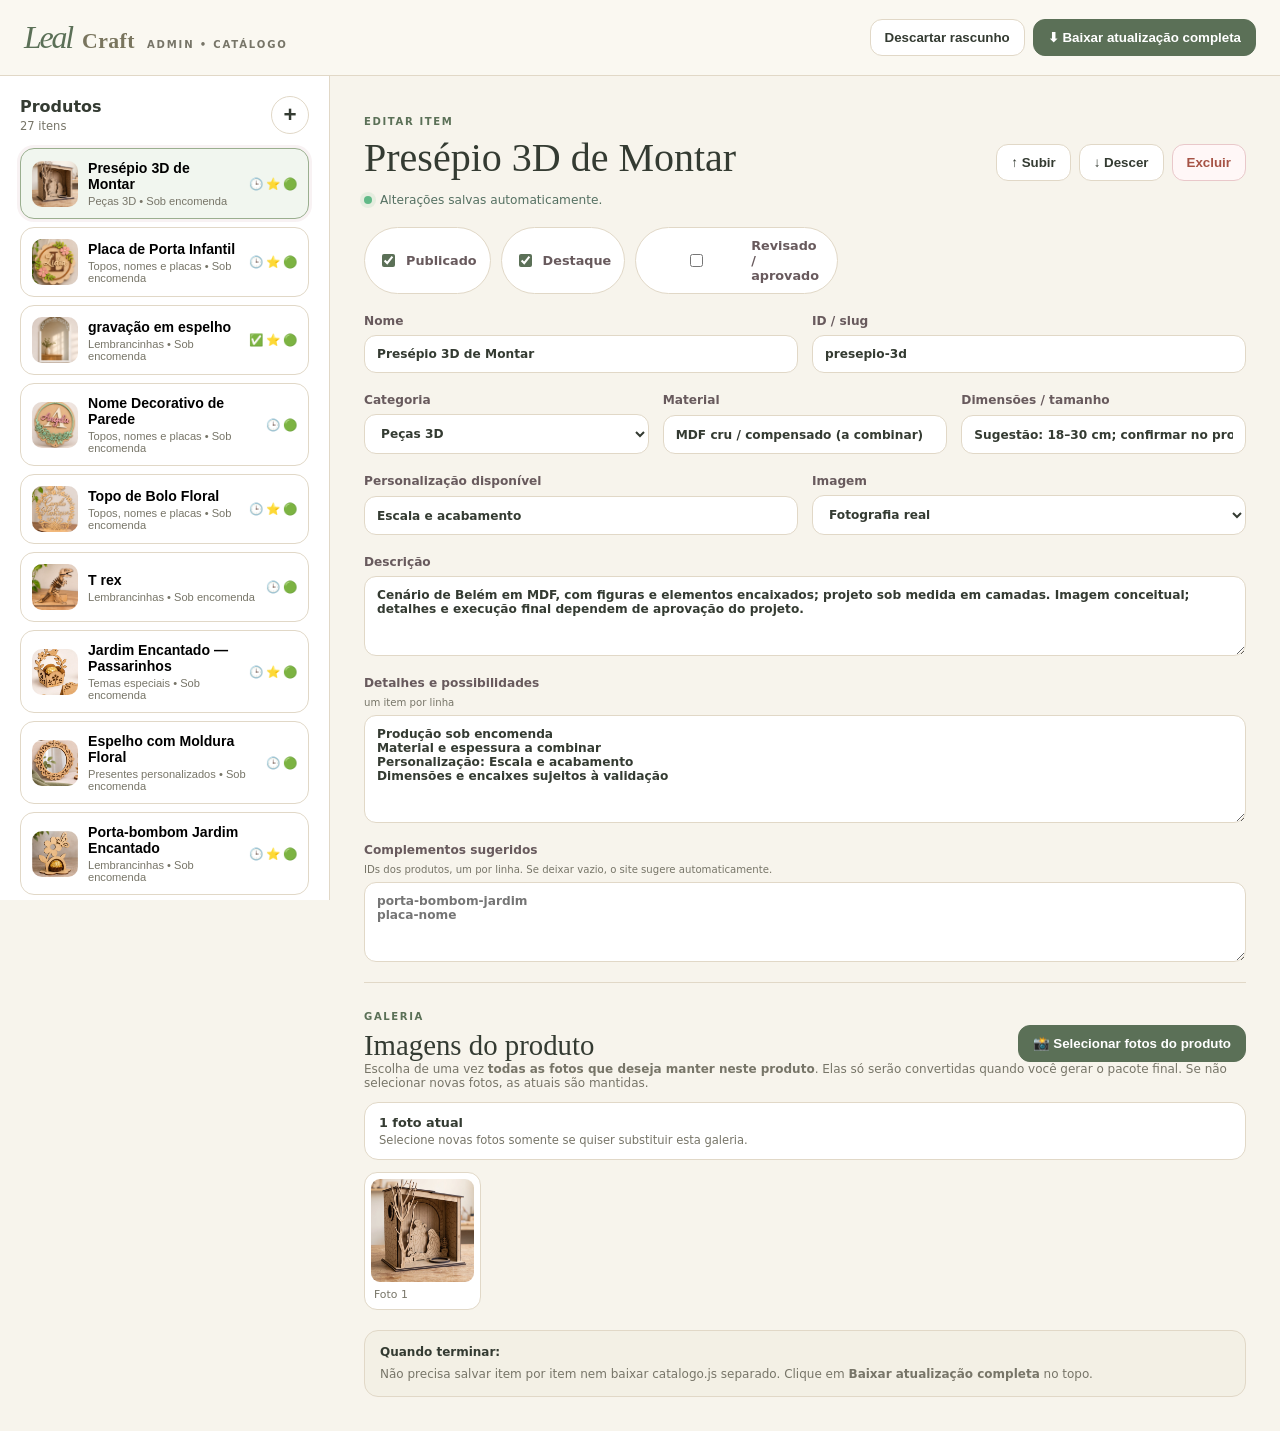
<file: admin/index.html>
<!doctype html>
<html lang="pt-BR">
<head>
  <meta charset="utf-8" />
  <meta name="viewport" content="width=device-width,initial-scale=1" />
  <meta name="robots" content="noindex,nofollow" />
  <title>Leal Craft — Painel do catálogo</title>
  <link rel="stylesheet" href="admin.css?v=craft1" />
</head>
<body>
  <header class="topbar">
    <div>
      <span class="brand">Leal <em>Craft</em></span>
      <small>ADMIN • CATÁLOGO</small>
    </div>
    <div class="top-actions">
      <button id="resetBtn" class="btn ghost">Descartar rascunho</button>
      <button id="packageBtn" class="btn primary">⬇ Baixar atualização completa</button>
    </div>
  </header>

  <main class="layout">
    <aside class="sidebar">
      <div class="sidebar-head">
        <div><strong>Produtos</strong><span id="productCount">0 itens</span></div>
        <button id="newBtn" class="round" title="Novo produto">+</button>
      </div>
      <div id="productList" class="product-list"></div>
      <div class="workflow-note">
        <strong>Fluxo simples</strong>
        <span>Edite quantos produtos quiser. Tudo é salvo automaticamente neste navegador.</span>
        <span>No final, use <b>Baixar atualização completa</b> uma única vez.</span>
      </div>
    </aside>

    <section class="editor">
      <div id="emptyEditor" class="empty-editor">
        <div>✳</div>
        <h1>Selecione um item</h1>
        <p>Altere os dados e escolha as fotos. O Admin cuida do resto.</p>
      </div>

      <form id="productForm" class="product-form" hidden>
        <div class="editor-title">
          <div><span class="eyebrow">Editar item</span><h1 id="editorName">Produto</h1></div>
          <div class="editor-actions">
            <button type="button" id="moveUpBtn" class="btn ghost">↑ Subir</button>
            <button type="button" id="moveDownBtn" class="btn ghost">↓ Descer</button>
            <button type="button" id="deleteBtn" class="btn danger">Excluir</button>
          </div>
        </div>

        <div class="autosave-line"><span class="autosave-dot"></span><span id="saveStatus">Alterações salvas automaticamente.</span></div>

        <div class="status-row">
          <label class="switch-line"><input id="ativo" type="checkbox" /><span>Publicado</span></label>
          <label class="switch-line"><input id="destaque" type="checkbox" /><span>Destaque</span></label>
          <label class="switch-line"><input id="revisado" type="checkbox" /><span>Revisado / aprovado</span></label>
        </div>

        <div class="grid two">
          <label>Nome<input id="nome" required /></label>
          <label>ID / slug<input id="id" required placeholder="placa-personalizada" /></label>
        </div>

        <div class="grid three">
          <label>Categoria<select id="categoria">
            <option value="lembrancinhas">Lembrancinhas</option>
            <option value="decoracao">Decoração</option>
            <option value="presentes">Presentes personalizados</option>
            <option value="sazonais">Datas comemorativas</option>
            <option value="infantis">Peças infantis</option>
            <option value="pecas3d">Peças 3D</option>
            <option value="placas">Topos, nomes e placas</option>
            <option value="temas">Temas especiais</option>
          </select></label>
          <label>Material<input id="material" placeholder="MDF cru, compensado..." /></label>
          <label>Dimensões / tamanho<input id="dimensoes" placeholder="A definir no orçamento" /></label>
        </div>

        <div class="grid two"><label>Personalização disponível<input id="personalizacao" placeholder="Nome, idade, cores..." /></label><label>Imagem<select id="tipoImagem"><option value="ilustrativa">Conceito ilustrativo</option><option value="real">Fotografia real</option></select></label></div>
        <label>Descrição<textarea id="descricao" rows="4"></textarea></label>
        <label>Detalhes e possibilidades <small>um item por linha</small><textarea id="inclui" rows="6" placeholder="MDF cru
Personalização disponível
Acabamento a combinar"></textarea></label>
        <label>Complementos sugeridos <small>IDs dos produtos, um por linha. Se deixar vazio, o site sugere automaticamente.</small><textarea id="complementos" rows="4" placeholder="porta-bombom-jardim
placa-nome"></textarea></label>

        <section class="simple-photos">
          <div class="photos-head">
            <div><span class="eyebrow">Galeria</span><h2>Imagens do produto</h2></div>
            <button type="button" id="selectPhotosBtn" class="btn primary">📸 Selecionar fotos do produto</button>
          </div>
          <p class="help">Escolha de uma vez <strong>todas as fotos que deseja manter neste produto</strong>. Elas só serão convertidas quando você gerar o pacote final. Se não selecionar novas fotos, as atuais são mantidas.</p>
          <input id="productPhotoInput" type="file" accept="image/jpeg,image/png,image/webp" multiple hidden />
          <div id="photoSelectionStatus" class="photo-selection-status"></div>
          <div id="photoPreviewGrid" class="photo-preview-grid"></div>
        </section>

        <div class="package-hint">
          <strong>Quando terminar:</strong>
          <span>Não precisa salvar item por item nem baixar catalogo.js separado. Clique em <b>Baixar atualização completa</b> no topo.</span>
        </div>
      </form>
    </section>
  </main>

  <div id="packageOverlay" class="package-overlay" hidden>
    <div class="package-card">
      <div class="spinner"></div>
      <h2>Preparando atualização</h2>
      <p id="packageProgress">Organizando catálogo…</p>
    </div>
  </div>

  <div id="toast" class="toast"></div>
  <script src="../data/catalogo.js"></script>
  <script src="admin.js?v=craft2"></script>
</body>
</html>
</file>
<file: admin/admin.css>
:root{--bg:#fffaf7;--panel:#fff;--text:#352b2d;--muted:#817477;--rose:#a85764;--rose2:#ca8b94;--line:#eadfdb;--soft:#f8efec;--danger:#a63e45;--shadow:0 12px 34px rgba(67,44,49,.08)}*{box-sizing:border-box}body{margin:0;background:var(--bg);color:var(--text);font-family:Inter,system-ui,-apple-system,"Segoe UI",sans-serif}.topbar{height:76px;padding:0 24px;border-bottom:1px solid var(--line);display:flex;align-items:center;justify-content:space-between;background:rgba(255,250,247,.95);position:sticky;top:0;z-index:10;backdrop-filter:blur(12px)}.topbar>div:first-child{display:flex;align-items:baseline;gap:12px}.brand{font-family:"Segoe Script",cursive;font-size:2rem;color:var(--rose)}.topbar small{font-size:.63rem;letter-spacing:.18em;font-weight:800;color:var(--muted)}.top-actions{display:flex;gap:8px}.btn,.round{border:1px solid var(--line);background:#fff;color:var(--text);border-radius:12px;padding:10px 14px;font-weight:750;cursor:pointer}.btn:hover,.round:hover{transform:translateY(-1px)}.btn.primary{background:var(--rose);border-color:var(--rose);color:#fff}.btn.danger{color:var(--danger);border-color:#e9c8ca;background:#fff7f7}.btn.ghost{background:#fff}.btn.large{padding:13px 18px}.round{width:38px;height:38px;padding:0;border-radius:50%;font-size:1.4rem}.layout{display:grid;grid-template-columns:330px 1fr;min-height:calc(100vh - 76px)}.sidebar{border-right:1px solid var(--line);background:#fff;padding:20px;position:sticky;top:76px;height:calc(100vh - 76px);overflow:auto}.sidebar-head{display:flex;justify-content:space-between;align-items:center;margin-bottom:14px}.sidebar-head>div{display:grid;gap:3px}.sidebar-head span{font-size:.72rem;color:var(--muted)}.product-list{display:grid;gap:8px}.product-row{width:100%;border:1px solid var(--line);background:#fff;border-radius:14px;padding:11px;text-align:left;display:grid;grid-template-columns:46px 1fr auto;gap:10px;align-items:center;cursor:pointer}.product-row:hover{border-color:#d7bec2}.product-row.active{border-color:var(--rose2);box-shadow:0 0 0 3px rgba(168,87,100,.08);background:#fffafa}.product-row img{width:46px;height:46px;object-fit:cover;border-radius:10px;background:var(--soft)}.product-row strong{display:block;font-size:.88rem}.product-row small{display:block;color:var(--muted);margin-top:3px}.badges{font-size:.72rem;white-space:nowrap}.local-note{font-size:.72rem;line-height:1.5;color:var(--muted);margin:18px 3px}.editor{padding:34px;max-width:1150px;width:100%}.empty-editor{min-height:70vh;display:grid;place-items:center;align-content:center;text-align:center;color:var(--muted)}.empty-editor>div{font-size:3rem}.empty-editor h1{font-family:Georgia,serif;color:var(--text);font-size:2.7rem;font-weight:500;margin:12px 0 4px}.product-form{display:grid;gap:20px}.editor-title,.photos-head{display:flex;justify-content:space-between;gap:20px;align-items:flex-end}.eyebrow{font-size:.63rem;letter-spacing:.16em;text-transform:uppercase;color:var(--rose);font-weight:900}.editor-title h1,.photos-head h2{font-family:Georgia,serif;font-weight:500;margin:5px 0 0;font-size:2.5rem}.photos-head h2{font-size:1.8rem}.editor-actions{display:flex;gap:8px;flex-wrap:wrap}.status-row{display:flex;gap:10px;flex-wrap:wrap}.switch-line{display:flex!important;align-items:center;gap:8px!important;background:#fff;border:1px solid var(--line);padding:10px 13px;border-radius:999px;font-size:.8rem!important}.switch-line input{accent-color:var(--rose)}.grid{display:grid;gap:14px}.grid.two{grid-template-columns:1fr 1fr}.grid.three{grid-template-columns:1fr 1fr 1fr}.product-form label{display:grid;gap:7px;font-size:.76rem;font-weight:800;color:#685a5d}.product-form label small{font-weight:500;color:var(--muted)}input,select,textarea{width:100%;border:1px solid var(--line);border-radius:12px;background:#fff;padding:11px 12px;font:inherit;color:var(--text);outline:none}input:focus,select:focus,textarea:focus{border-color:var(--rose2);box-shadow:0 0 0 3px rgba(168,87,100,.08)}textarea{resize:vertical}.help{margin:-12px 0 0;color:var(--muted);font-size:.75rem}.photos-editor{display:grid;gap:12px}.photo-row{display:grid;grid-template-columns:90px 1fr auto;gap:14px;border:1px solid var(--line);border-radius:16px;background:#fff;padding:14px;align-items:start}.photo-preview{width:90px;height:90px;border-radius:12px;object-fit:cover;background:var(--soft);border:1px solid var(--line)}.photo-fields{display:grid;grid-template-columns:repeat(2,1fr);gap:10px}.photo-fields .wide{grid-column:1/-1}.photo-remove{border:0;background:#fff0f0;color:var(--danger);border-radius:10px;width:38px;height:38px;cursor:pointer;font-weight:900}.savebar{position:sticky;bottom:14px;border:1px solid var(--line);background:rgba(255,255,255,.95);box-shadow:var(--shadow);border-radius:16px;padding:12px 14px;display:flex;justify-content:space-between;align-items:center;gap:15px;backdrop-filter:blur(10px)}.savebar span{font-size:.77rem;color:var(--muted)}.toast{position:fixed;left:50%;bottom:24px;transform:translate(-50%,25px);opacity:0;pointer-events:none;background:#30282a;color:#fff;border-radius:999px;padding:11px 18px;transition:.2s;z-index:30;font-weight:750;font-size:.82rem}.toast.show{opacity:1;transform:translate(-50%,0)}@media(max-width:850px){.topbar{height:auto;min-height:76px;padding:12px 15px;align-items:flex-start}.top-actions{flex-wrap:wrap;justify-content:flex-end}.layout{grid-template-columns:1fr}.sidebar{position:relative;top:auto;height:auto;border-right:0;border-bottom:1px solid var(--line);max-height:330px}.editor{padding:22px 14px}.grid.two,.grid.three{grid-template-columns:1fr}.editor-title{align-items:flex-start;flex-direction:column}.photo-row{grid-template-columns:66px 1fr auto;padding:10px}.photo-preview{width:66px;height:66px}.photo-fields{grid-template-columns:1fr}.savebar{align-items:stretch;flex-direction:column}.topbar small{display:none}}@media(max-width:540px){.topbar{display:grid;gap:8px}.top-actions{justify-content:flex-start}.top-actions .btn{font-size:.69rem;padding:8px}.photo-row{grid-template-columns:1fr}.photo-preview{width:100%;height:160px}.photo-remove{position:absolute;right:24px;margin-top:6px}.photos-head{align-items:flex-start;flex-direction:column}}


/* Marca v5 — proporção profissional Leal D’Coração */
.topbar .brand em { font-family: Georgia, "Times New Roman", serif; font-size: .68em; font-style: normal; font-weight: 600; margin-left: .20em; letter-spacing: -.03em; color: #514648; vertical-align: baseline; }

/* v6 — complementos e otimizador local de fotos */
.photo-actions{display:flex;gap:8px;flex-wrap:wrap;justify-content:flex-end}
.optimizer-status{border:1px solid #dfc7cb;background:#fff7f7;border-radius:14px;padding:12px 14px;color:#685a5d;font-size:.78rem;line-height:1.45}
.optimizer-status.working{border-color:#e6c979;background:#fff9e8;color:#705817}
.optimizer-status.done{border-color:#b9d8c7;background:#f1faf5;color:#35694c}
.optimizer-status.error{border-color:#e4b8bb;background:#fff1f1;color:#913d44}
@media(max-width:540px){.photo-actions{width:100%;justify-content:flex-start}.photo-actions .btn{flex:1}}

/* v11 — fluxo simplificado: edita tudo e baixa um pacote único */
.workflow-note{margin:20px 3px 0;border:1px solid var(--line);background:var(--soft);border-radius:14px;padding:13px;display:grid;gap:7px;font-size:.72rem;line-height:1.45;color:var(--muted)}
.workflow-note strong{color:var(--text);font-size:.76rem}
.autosave-line{display:flex;align-items:center;gap:8px;color:#557062;font-size:.76rem;margin-top:-8px}.autosave-dot{width:8px;height:8px;border-radius:50%;background:#61b987;box-shadow:0 0 0 4px rgba(97,185,135,.12)}
.simple-photos{border-top:1px solid var(--line);padding-top:22px;display:grid;gap:12px}.photo-selection-status{border:1px solid var(--line);border-radius:14px;background:#fff;padding:12px 14px;display:flex;align-items:center;justify-content:space-between;gap:14px}.photo-selection-status>div{display:grid;gap:3px}.photo-selection-status strong{font-size:.8rem}.photo-selection-status span{font-size:.72rem;color:var(--muted)}.photo-selection-status.pending{border-color:#b9d8c7;background:#f1faf5}.btn.compact{padding:8px 10px;font-size:.72rem;white-space:nowrap}
.photo-preview-grid{display:grid;grid-template-columns:repeat(auto-fill,minmax(110px,1fr));gap:10px}.photo-preview-grid figure{margin:0;border:1px solid var(--line);border-radius:13px;padding:6px;background:#fff;min-width:0}.photo-preview-grid img{display:block;width:100%;aspect-ratio:1/1;object-fit:cover;border-radius:9px;background:var(--soft)}.photo-preview-grid figcaption{padding:6px 3px 2px;font-size:.68rem;color:var(--muted);white-space:nowrap;overflow:hidden;text-overflow:ellipsis}
.package-hint{border:1px solid #dfc7cb;background:#fff7f7;border-radius:14px;padding:13px 15px;display:grid;gap:4px;font-size:.75rem;line-height:1.45;color:var(--muted)}.package-hint strong{color:var(--text)}
.package-overlay{position:fixed;inset:0;background:rgba(53,43,45,.48);z-index:100;display:grid;place-items:center;padding:20px}.package-overlay[hidden]{display:none}.package-card{width:min(430px,100%);background:#fff;border-radius:20px;padding:28px;text-align:center;box-shadow:0 20px 60px rgba(53,43,45,.22)}.package-card h2{font-family:Georgia,serif;font-weight:500;font-size:1.7rem;margin:14px 0 7px}.package-card p{margin:0;color:var(--muted);font-size:.8rem;line-height:1.5}.spinner{width:34px;height:34px;border-radius:50%;border:4px solid var(--soft);border-top-color:var(--rose);margin:auto;animation:leal-spin .8s linear infinite}@keyframes leal-spin{to{transform:rotate(360deg)}}
@media(max-width:540px){.photo-selection-status{align-items:stretch;flex-direction:column}.photo-preview-grid{grid-template-columns:repeat(3,1fr)}#packageBtn{width:100%}}
/* Leal Craft admin palette */
:root{--bg:#f7f4ec;--panel:#fffcf7;--text:#343b32;--muted:#777568;--rose:#5b7057;--rose2:#9aaf8f;--line:#e1d8c7;--soft:#f0eadf;--danger:#a65345;--shadow:0 12px 34px rgba(75,59,36,.08)}
.topbar{background:#faf8f1}.brand{font-family:Georgia,serif;letter-spacing:-.07em;font-style:italic}.topbar .brand em{color:#79755e;letter-spacing:.02em}.product-row.active{background:#f1f6ef}.package-hint{background:#f3f0e5;border-color:var(--line)}
[hidden]{display:none!important}
</file>
